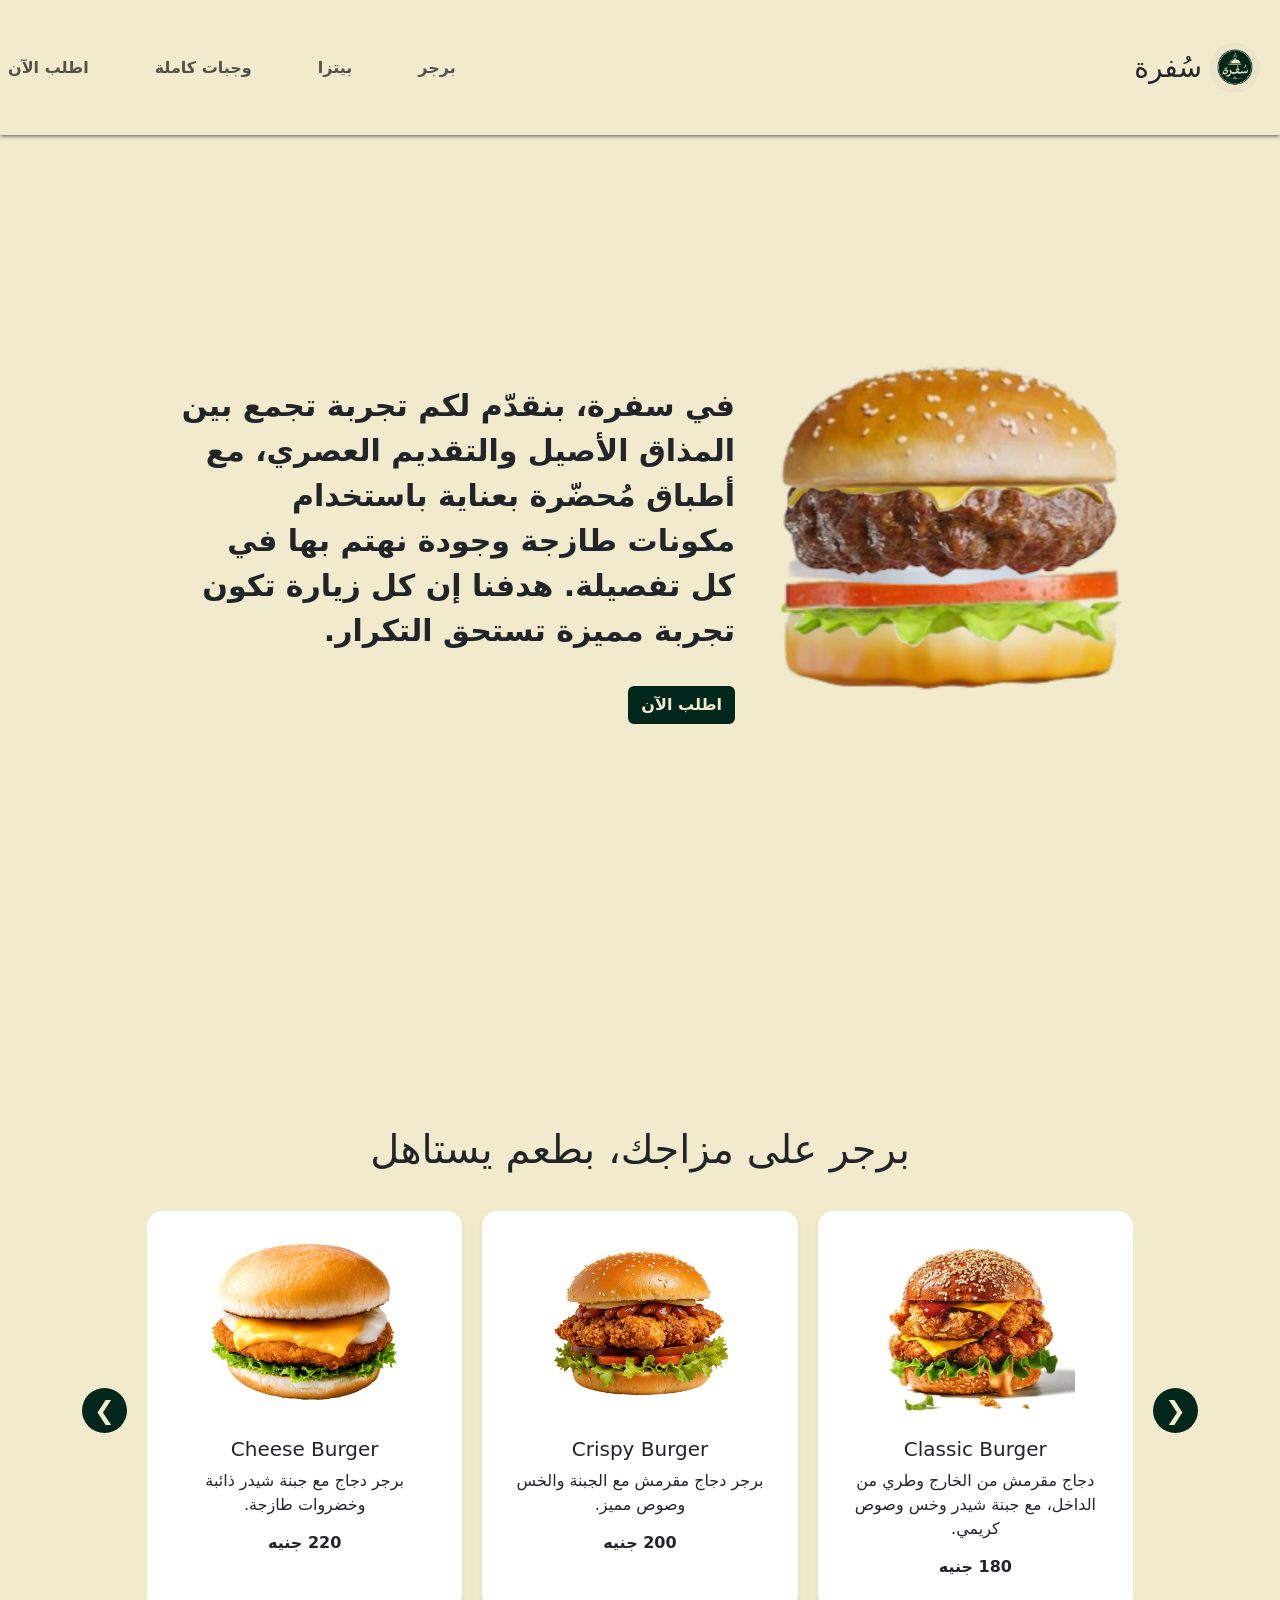
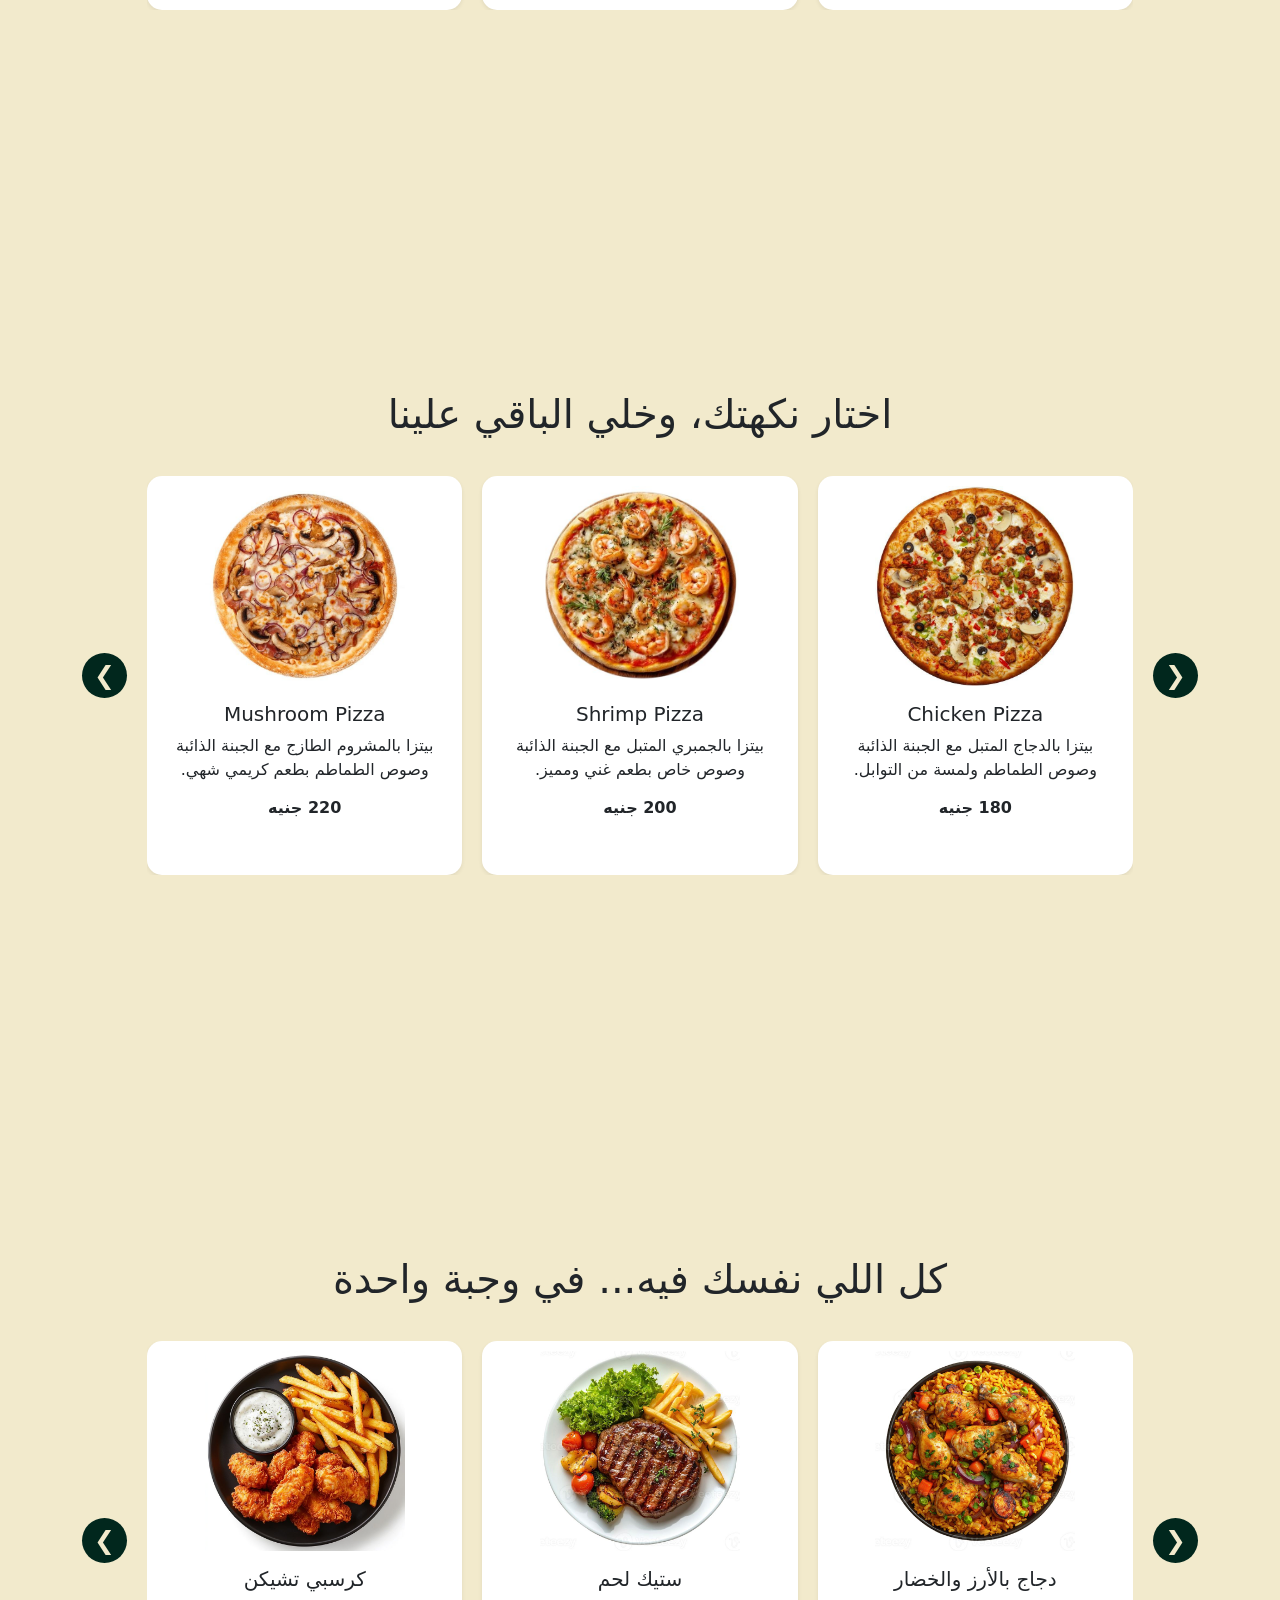
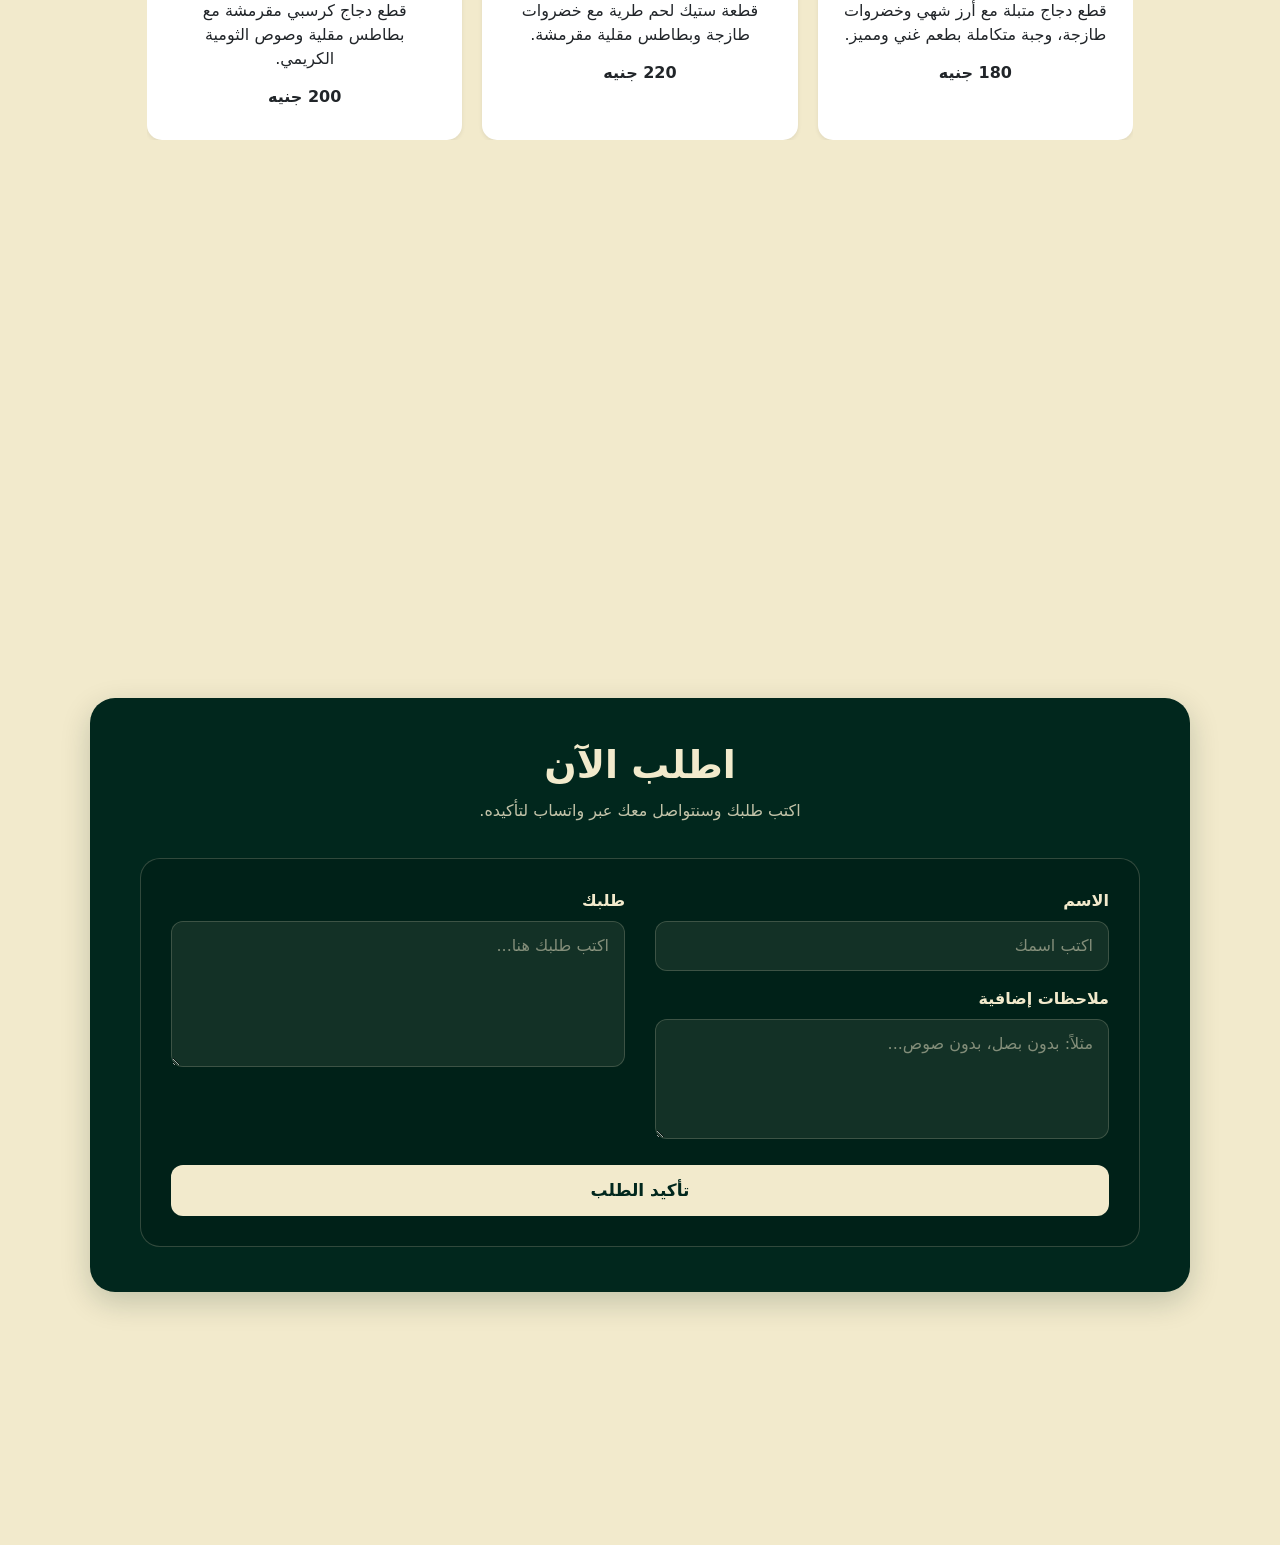
<file: index.html>
<!doctype html>
<html lang="ar" dir="rtl">
  <head>
    <meta charset="UTF-8" />
    <meta name="viewport" content="width=device-width, initial-scale=1.0" />
    <title>سُفرة</title>

    <link
      href="https://cdn.jsdelivr.net/npm/bootstrap@5.3.3/dist/css/bootstrap.min.css"
      rel="stylesheet"
    />
    <link rel="stylesheet" href="main.css" />
  </head>
  <body>
    <nav class="navbar navbar-expand-lg ">
      <div class="d-flex justify-content-between w-100">
        <!-- Logo + Brand -->
        <div class="tnavbar-brand d-flex align-items-center gap-2">
          <img src="logo.png" alt="logo" class="logo" />
          <h3 class="mb-0">سُفرة</h3>
        </div>

        <!-- Hamburger Button -->
        <button
          class="navbar-toggler"
          type="button"
          data-bs-toggle="collapse"
          data-bs-target="#navbarNav"
          aria-controls="navbarNav"
          aria-expanded="false"
          aria-label="فتح القائمة"
        >
          <span class="navbar-toggler-icon"></span>
        </button>

        <!-- Navigation Links -->
        <div class="collapse navbar-collapse" id="navbarNav">
          <ul class="navbar-nav">
            <li class="nav-item">
              <a class="nav-link" href="#burger"> برجر </a>
            </li>

            <li class="nav-item">
              <a class="nav-link" href="#pizza"> بيتزا </a>
            </li>

            <li class="nav-item">
              <a class="nav-link" href="#meals"> وجبات كاملة </a>
            </li>

            <li class="nav-item">
              <a class="nav-link order-link" href="#order"> اطلب الآن </a>
            </li>

  
          </ul>
        </div>
      </div>
    </nav>
    <main>
      <div class="burger">
        <img src="hero/layer1.png" class="layer layer1" />
        <img src="hero/layer2.png" class="layer layer2" />
        <img src="hero/layer3.png" class="layer layer3" />
        <img src="hero/layer4.png" class="layer layer4" />
        <img src="hero/layer5.png" class="layer layer5" />
        <img src="hero/layer6.png" class="layer layer6" />
        <img src="hero/layer7.png" class="layer layer7" />
      </div>
      <div class="about">
        في سفرة، بنقدّم لكم تجربة تجمع بين المذاق الأصيل والتقديم العصري، مع
        أطباق مُحضّرة بعناية باستخدام مكونات طازجة وجودة نهتم بها في كل تفصيلة.
        هدفنا إن كل زيارة تكون تجربة مميزة تستحق التكرار.
        <div class="footer">
        
          <button class="btn btn1">اطلب الآن</button>
        </div>
      </div>
    </main>

    <section id="burger">
      <h1 class="section-title text-center">برجر على مزاجك، بطعم يستاهل</h1>

      <div class="products-carousel container">
        <button class="carousel-btn prev">&#10094;</button>

        <div class="products-window">
          <div class="products-track">
            <!-- Card 1 -->
            <div class="product-card">
              <div class="card border-0 shadow-sm h-100">
                <img
                  src="burger/Big double cheddar cheeseburger with chicken cutlet_ _ Premium Photo.jpg"
                  class="card-img-top"
                  alt="Classic Burger"
                />

                <div class="card-body text-center">
                  <h5 class="card-title">Classic Burger</h5>

                  <p class="card-text">
                    دجاج مقرمش من الخارج وطري من الداخل، مع جبنة شيدر وخس وصوص
                    كريمي.
                  </p>

                  <h6 class="fw-bold">180 جنيه</h6>
                </div>
              </div>
            </div>

            <!-- Card 2 -->
            <div class="product-card">
              <div class="card border-0 shadow-sm h-100">
                <img
                  src="burger/Crispy Chicken Burger With French Fries, Chicken Burger, Burger, Freanch Fries PNG Transparent Image and Clipart for Free Download.jpg"
                  class="card-img-top"
                  alt="Crispy Burger"
                />

                <div class="card-body text-center">
                  <h5 class="card-title">Crispy Burger</h5>

                  <p class="card-text">
                    برجر دجاج مقرمش مع الجبنة والخس وصوص مميز.
                  </p>

                  <h6 class="fw-bold">200 جنيه</h6>
                </div>
              </div>
            </div>

            <!-- Card 3 -->
            <div class="product-card">
              <div class="card border-0 shadow-sm h-100">
                <img
                  src="burger/Download Freshly Made Chicken Sandwich with Cheese and Lettuce Soft Bun for free.jpg"
                  class="card-img-top"
                  alt="Cheese Burger"
                />

                <div class="card-body text-center">
                  <h5 class="card-title">Cheese Burger</h5>

                  <p class="card-text">
                    برجر دجاج مع جبنة شيدر ذائبة وخضروات طازجة.
                  </p>

                  <h6 class="fw-bold">220 جنيه</h6>
                </div>
              </div>
            </div>

            <!-- Card 4 -->
            <div class="product-card">
              <div class="card border-0 shadow-sm h-100">
                <img
                  src="burger/download (22).jpg"
                  class="card-img-top"
                  alt="Double Burger"
                />

                <div class="card-body text-center">
                  <h5 class="card-title">Double Burger</h5>

                  <p class="card-text">
                    قطعتان من اللحم المشوي مع طبقات من الجبنة والخس والبصل
                    وصوصنا المميز.
                  </p>

                  <h6 class="fw-bold">250 جنيه</h6>
                </div>
              </div>
            </div>

            <!-- Card 5 -->
            <div class="product-card">
              <div class="card border-0 shadow-sm h-100">
                <img
                  src="burger/download (23).jpg"
                  class="card-img-top"
                  alt="Double Burger"
                />

                <div class="card-body text-center">
                  <h5 class="card-title">Double Burger</h5>

                  <p class="card-text">
                    برجر دبل مع الجبنة والخضروات وصوص خاص.
                  </p>

                  <h6 class="fw-bold">250 جنيه</h6>
                </div>
              </div>
            </div>

            <!-- Card 6 -->
            <div class="product-card">
              <div class="card border-0 shadow-sm h-100">
                <img
                  src="burger/download (24).jpg"
                  class="card-img-top"
                  alt="Double Burger"
                />

                <div class="card-body text-center">
                  <h5 class="card-title">Double Burger</h5>

                  <p class="card-text">
                    برجر دبل مع الجبنة والخضروات وصوص خاص.
                  </p>

                  <h6 class="fw-bold">250 جنيه</h6>
                </div>
              </div>
            </div>

            <!-- Card7 -->
            <div class="product-card">
              <div class="card border-0 shadow-sm h-100">
                <img
                  src="burger/برجر زنجر.jpg"
                  class="card-img-top"
                  alt="Double Burger"
                />

                <div class="card-body text-center">
                  <h5 class="card-title">Double Burger</h5>

                  <p class="card-text">
                    برجر دبل مع الجبنة والخضروات وصوص خاص.
                  </p>

                  <h6 class="fw-bold">250 جنيه</h6>
                </div>
              </div>
            </div>
          </div>
        </div>

        <button class="carousel-btn next">&#10095;</button>
      </div>
    </section>

    <section id="pizza">
      <h1 class="section-title text-center">اختار نكهتك، وخلي الباقي علينا</h1>

      <div class="products-carousel container">
        <button class="carousel-btn prev">&#10094;</button>

        <div class="products-window">
          <div class="products-track">
            <!-- Card 1 - Chicken Pizza -->
            <div class="product-card">
              <div class="card border-0 shadow-sm h-100">
                <img
                  src="pizza/download (22).jpg"
                  class="card-img-top"
                  alt="Chicken Pizza"
                />

                <div class="card-body text-center">
                  <h5 class="card-title">Chicken Pizza</h5>

                  <p class="card-text">
                    بيتزا بالدجاج المتبل مع الجبنة الذائبة وصوص الطماطم ولمسة من
                    التوابل.
                  </p>

                  <h6 class="fw-bold">180 جنيه</h6>
                </div>
              </div>
            </div>

            <!-- Card 2 - Shrimp Pizza -->
            <div class="product-card">
              <div class="card border-0 shadow-sm h-100">
                <img
                  src="pizza/download (23).jpg"
                  class="card-img-top"
                  alt="Shrimp Pizza"
                />

                <div class="card-body text-center">
                  <h5 class="card-title">Shrimp Pizza</h5>

                  <p class="card-text">
                    بيتزا بالجمبري المتبل مع الجبنة الذائبة وصوص خاص بطعم غني
                    ومميز.
                  </p>

                  <h6 class="fw-bold">200 جنيه</h6>
                </div>
              </div>
            </div>

            <!-- Card 3 - Mushroom Pizza -->
            <div class="product-card">
              <div class="card border-0 shadow-sm h-100">
                <img
                  src="pizza/download (24).jpg"
                  class="card-img-top"
                  alt="Mushroom Pizza"
                />

                <div class="card-body text-center">
                  <h5 class="card-title">Mushroom Pizza</h5>

                  <p class="card-text">
                    بيتزا بالمشروم الطازج مع الجبنة الذائبة وصوص الطماطم بطعم
                    كريمي شهي.
                  </p>

                  <h6 class="fw-bold">220 جنيه</h6>
                </div>
              </div>
            </div>

            <!-- Card 4 - Vegetable Pizza -->
            <div class="product-card">
              <div class="card border-0 shadow-sm h-100">
                <img
                  src="pizza/Download Isolated Regina style pizza on transparent background for free.jpg"
                  class="card-img-top"
                  alt="Vegetable Pizza"
                />

                <div class="card-body text-center">
                  <h5 class="card-title">Vegetable Pizza</h5>

                  <p class="card-text">
                    بيتزا بالخضروات الطازجة مع الفلفل والبصل والزيتون والجبنة
                    الذائبة.
                  </p>

                  <h6 class="fw-bold">250 جنيه</h6>
                </div>
              </div>
            </div>

            <!-- Card 5 - Mixed Vegetable Pizza -->
            <div class="product-card">
              <div class="card border-0 shadow-sm h-100">
                <img
                  src="pizza/Download Transparent Background Isolated Pizza for free.jpg"
                  class="card-img-top"
                  alt="Mixed Vegetable Pizza"
                />

                <div class="card-body text-center">
                  <h5 class="card-title">Garden Pizza</h5>

                  <p class="card-text">
                    مزيج من الخضروات الطازجة والجبنة مع صوص الطماطم على عجينة
                    هشة ولذيذة.
                  </p>

                  <h6 class="fw-bold">250 جنيه</h6>
                </div>
              </div>
            </div>

            <!-- Card 6 - Cheese Pizza -->
            <div class="product-card">
              <div class="card border-0 shadow-sm h-100">
                <img
                  src="pizza/Margarita Pizza (Plain).jpg"
                  class="card-img-top"
                  alt="Cheese Pizza"
                />

                <div class="card-body text-center">
                  <h5 class="card-title">Cheese Pizza</h5>

                  <p class="card-text">
                    بيتزا بالجبنة الذائبة وصوص الطماطم، بطعم بسيط وكريمي لعشاق
                    الجبن.
                  </p>

                  <h6 class="fw-bold">250 جنيه</h6>
                </div>
              </div>
            </div>

            <!-- Card 7 - Pepperoni Pizza -->
            <div class="product-card">
              <div class="card border-0 shadow-sm h-100">
                <img
                  src="pizza/Pepperoni pizza on a white background, top view, for menu royalty free stock photo.jpg"
                  class="card-img-top"
                  alt="Pepperoni Pizza"
                />

                <div class="card-body text-center">
                  <h5 class="card-title">Pepperoni Pizza</h5>

                  <p class="card-text">
                    بيتزا بالببروني مع الجبنة الذائبة وصوص الطماطم، بطعم غني
                    ومميز.
                  </p>

                  <h6 class="fw-bold">250 جنيه</h6>
                </div>
              </div>
            </div>
          </div>
        </div>

        <button class="carousel-btn next">&#10095;</button>
      </div>
    </section>

    <section id="meals">
      <h1 class="section-title text-center">
        كل اللي نفسك فيه... في وجبة واحدة
      </h1>

      <div class="products-carousel container">
        <button class="carousel-btn prev">&#10094;</button>

        <div class="products-window">
          <div class="products-track">
            <!-- Card 1 - Chicken & Rice -->
            <div class="product-card">
              <div class="card border-0 shadow-sm h-100">
                <img
                  src="wholeDishs/Delicious arroz con pollo served on a black plate with vibrant colors and textures.jpg"
                  class="card-img-top"
                  alt="Chicken with Rice"
                />

                <div class="card-body text-center">
                  <h5 class="card-title">دجاج بالأرز والخضار</h5>

                  <p class="card-text">
                    قطع دجاج متبلة مع أرز شهي وخضروات طازجة، وجبة متكاملة بطعم
                    غني ومميز.
                  </p>

                  <h6 class="fw-bold">180 جنيه</h6>
                </div>
              </div>
            </div>

            <!-- Card 2 - Steak -->
            <div class="product-card">
              <div class="card border-0 shadow-sm h-100">
                <img
                  src="wholeDishs/download (22).jpg"
                  class="card-img-top"
                  alt="Beef Steak"
                />

                <div class="card-body text-center">
                  <h5 class="card-title">ستيك لحم</h5>

                  <p class="card-text">
                    قطعة ستيك لحم طرية مع خضروات طازجة وبطاطس مقلية مقرمشة.
                  </p>

                  <h6 class="fw-bold">220 جنيه</h6>
                </div>
              </div>
            </div>

            <!-- Card 3 - Crispy Chicken -->
            <div class="product-card">
              <div class="card border-0 shadow-sm h-100">
                <img
                  src="wholeDishs/download (23).jpg"
                  class="card-img-top"
                  alt="Crispy Chicken"
                />

                <div class="card-body text-center">
                  <h5 class="card-title">كرسبي تشيكن</h5>

                  <p class="card-text">
                    قطع دجاج كرسبي مقرمشة مع بطاطس مقلية وصوص الثومية الكريمي.
                  </p>

                  <h6 class="fw-bold">200 جنيه</h6>
                </div>
              </div>
            </div>

            <!-- Card 4 - Beef in Sauce -->
            <div class="product-card">
              <div class="card border-0 shadow-sm h-100">
                <img
                  src="wholeDishs/download (24).jpg"
                  class="card-img-top"
                  alt="Beef with Sauce"
                />

                <div class="card-body text-center">
                  <h5 class="card-title">لحم بالصوص</h5>

                  <p class="card-text">
                    قطع لحم طرية مطهية في صوص غني، بطعم مميز يناسب عشاق اللحوم.
                  </p>

                  <h6 class="fw-bold">230 جنيه</h6>
                </div>
              </div>
            </div>

            <!-- Card 5 - Chicken Breast -->
            <div class="product-card">
              <div class="card border-0 shadow-sm h-100">
                <img
                  src="wholeDishs/Download Deliciously Plated Roast Chicken with Sides of Mashed Potatoes for free.jpg"
                  class="card-img-top"
                  alt="Chicken Breast"
                />

                <div class="card-body text-center">
                  <h5 class="card-title">صدور دجاج بالصوص</h5>

                  <p class="card-text">
                    صدور دجاج طرية مع صوصات مميزة وبطاطس شهية لوجبة متكاملة.
                  </p>

                  <h6 class="fw-bold">220 جنيه</h6>
                </div>
              </div>
            </div>

            <!-- Card 6 - Beef with Salad -->
            <div class="product-card">
              <div class="card border-0 shadow-sm h-100">
                <img
                  src="wholeDishs/saftig Asado gegrillt Fleisch serviert auf ein Teller mit frisch Seiten und Salsa.jpg"
                  class="card-img-top"
                  alt="Grilled Beef"
                />

                <div class="card-body text-center">
                  <h5 class="card-title">لحم مشوي</h5>

                  <p class="card-text">
                    قطعة لحم مشوية مع سلطة طازجة وخضروات وصوصات تضيف لمسة مميزة
                    للوجبة.
                  </p>

                  <h6 class="fw-bold">250 جنيه</h6>
                </div>
              </div>
            </div>

            <!-- Card 7 - Chicken Skewers -->
            <div class="product-card">
              <div class="card border-0 shadow-sm h-100">
                <img
                  src="wholeDishs/usA tiky.jpg"
                  class="card-img-top"
                  alt="Chicken Skewers"
                />

                <div class="card-body text-center">
                  <h5 class="card-title">شيش طاووق</h5>

                  <p class="card-text">
                    قطع دجاج متبلة ومشوية مع الخضروات والطماطم، بطعم شهي ومميز.
                  </p>

                  <h6 class="fw-bold">230 جنيه</h6>
                </div>
              </div>
            </div>
          </div>
        </div>

        <button class="carousel-btn next">&#10095;</button>
      </div>
    </section>

    <section id="order">
      <div class=" orderContainer">
        <h2>اطلب الآن</h2>
        <p>اكتب طلبك وسنتواصل معك عبر واتساب لتأكيده.</p>

        <form id="order-form">
          <div class="mb-3">
            <label for="customerName" class="form-label"> الاسم </label>

            <input
              type="text"
              id="customerName"
              class="form-control"
              placeholder="اكتب اسمك"
              required
            />
          </div>

          <!-- Order -->
          <div class="mb-3">
            <label for="customerOrder" class="form-label"> طلبك </label>

            <textarea
              id="customerOrder"
              class="form-control"
              rows="5"
              placeholder="اكتب طلبك هنا..."
              required
            ></textarea>
          </div>

          <!-- Notes -->
          <div class="mb-3">
            <label for="orderNotes" class="form-label"> ملاحظات إضافية </label>

            <textarea
              id="orderNotes"
              class="form-control"
              rows="3"
              placeholder="مثلاً: بدون بصل، بدون صوص..."
            ></textarea>
          </div>

          <!-- Submit -->
          <button type="submit" class="btn btnform">تأكيد الطلب</button>
        </form>
      </div>
    </section>

    <script src="https://cdn.jsdelivr.net/npm/bootstrap@5.3.3/dist/js/bootstrap.bundle.min.js"></script>

    <script src="main.js"></script>
  </body>
</html>
</file>
<file: main.css>
*{
    padding: 0;
    margin: 0;
    box-sizing: border-box;
}
:root{
    --main-color:#01271d;
    --sec-color:#f2eacc;
}
body{
    position: relative;   
  
    width: 100%;
    min-height: 100vh;
    background-color: #f2eacc;
    margin: 0;
    padding: 0;
    overflow-x: hidden;
}

.navbar{
    
    position: sticky;
    top: 0;
    
    width: 100%;
    z-index: 10000;
    background-color: #f2eacc;
    box-shadow: 0 0 5px var(--main-color);
    height: 15vh;
}

.logo{
    width: 50px;
    border-radius: 50%;
}


.navbar-collapse {
    flex-grow: 0;
   
}

.tnavbar-brand {
    margin-right: 20px;
}
.navbar-toggler:hover,
.navbar-collapse li:hover{
    transition: 0.3s;
    background-color:#01271d27 ;
}
.navbar-collapse li {
    border-radius: 5px;
}

.navbar-nav{
    display: flex;
    gap:50px
}
main{
    display: grid;
    height: 85vh;
    grid-template-columns: auto auto;
    align-items: center;
    justify-content: center;
    gap:20px;
    overflow: hidden;
    
}
.burger{
    position: relative;
    z-index: 4;
    width: 350px;
    height: 370px;
    animation: vibrate  2s infinite linear;
    animation-delay: 1.2s;
    overflow: hidden;
    z-index: 1;
}
main .about{
    position:relative;
    font-weight: bolder;
    padding: 20px;
    width: 600px;
    font-size: 30px;
}
.burger .layer{
    position: absolute;
    width: 100%;
    left: 0;
    animation-duration: 1s;
    animation-fill-mode: forwards;
}

.layer1 {
    bottom: 190px;
    transform: translateX(-10000px);
    animation-name: from-left;
    z-index: 16;
}

/* Meat */
.layer2 {
    bottom: 170px;
    transform: translateX(10000px);
    animation-name: from-right;
    animation-delay: 0.2s;
    z-index: 14;
}

/* Cheese */
.layer3 {
    bottom: 120px;
    transform: translateX(-10000px);
    animation-name: from-left;
    animation-delay: 0.4s;
    z-index: 13;
}

/* Tomato */
.layer4 {
    bottom: 100px;
    transform: translateX(10000px);
    animation-name: from-right;
    animation-delay: 0.6s;
    z-index: 12;
}

/* Lettuce */
.layer5 {
    bottom: 80px;
    transform: translateX(-10000px);
    animation-name: from-left;
    animation-delay: 0.8s;
    z-index: 11;
}

/* Top bun */
.layer6 {
    bottom: 50px;
    transform: translateX(10000px);
    animation-name: from-right;
    animation-delay: 1s;
    z-index: 10;
}
.layer7 {
    bottom: 0px;
    transform: translateX(-10000px);
    animation-name: from-right;
    animation-delay: 1.2s;
}
main .footer{
    position: absolute;
    padding: 20px;
    display: flex;
    gap:30px;
    bottom:-23%;
    right: 0%;

} 
main .footer .btn1{
    background-color: #01271d;
    color: #f2eacc;
    font-weight: bold;
}
main .footer .btn1:hover{
    background-color: #024835;
}
main .footer .btn2:hover{
    background-color: #f7ebc0;
}
main .footer .btn2{
    border: 1px solid  #01271d;
    font-weight: bold;
}

.navbar-collapse li a{
    font-weight: bold;
}


section {
    height:85vh;
    margin-bottom: 100px;
    width: 100%;
    display: flex;
    flex-direction: column;
    align-items: center;
    justify-content: center;
    gap:30px;
}

section>h1{
    margin-top: 170px;
}



.products-carousel {
    width: 100%;
    display: flex;
    align-items: center;
    gap: 20px;
}

.products-window {
    width: 100%;
    overflow: hidden;
}

.products-track {
    --visible-cards: 3;
    display: flex;
    gap: 20px;
    transition: transform 0.5s ease;
}

.product-card {
    flex: 0 0 calc((100% - 40px) / 3);
}

.product-card .card {
    width: 100%;
    height: 200px;
    padding: 10px;
    border-radius: 15px;
    justify-content: center;
    align-items: center;
    overflow: hidden;
}

.product-card img {
    width:200px;
    height: 200px;
    object-fit: cover;
}

.carousel-btn {
    flex-shrink: 0;
    width: 45px;
    height: 45px;
    border: none;
    border-radius: 50%;
    background-color: #01271d;
    color: #f2eacc;
    font-size: 25px;
    display: flex;
    align-items: center;
    justify-content: center;
    cursor: pointer;
    transition: 0.3s;
}


.carousel-btn:hover {
    background-color: #024835;
}

/* =========================
   Order Section
========================= */

#order {
    margin-top: 350px;
    min-height: 100vh;
    width: 100%;
    display: flex;
    align-items: center;
    justify-content: center;
    padding: 80px 20px;
}


/* Order Container */

.orderContainer {
    width: 100%;
    max-width: 750px;
    padding: 50px 40px;

    background-color: var(--main-color);
    color: var(--sec-color);

    border-radius: 25px;

    box-shadow: 0 10px 30px rgba(1, 39, 29, 0.2);
}


/* Title */

#order h2 {
    text-align: center;
    font-size: 38px;
    font-weight: 700;
    margin-bottom: 10px;
    color: var(--sec-color);
}


/* Description */

#order .orderContainer > p {
    text-align: center;
    margin-bottom: 35px;
    color: rgba(242, 234, 204, 0.8);
    font-size: 16px;
}


/* =========================
   Form
========================= */

#order-form {
    padding: 30px;

    border: 1px solid rgba(242, 234, 204, 0.2);
    border-radius: 20px;

    background: rgba(0, 0, 0, 0.15);
}


/* Labels */

#order-form .form-label {
    color: var(--sec-color);
    font-weight: 600;
    margin-bottom: 8px;
}


/* Inputs + Textarea */

#order-form .form-control {
    width: 100%;

    background-color: rgba(242, 234, 204, 0.08);

    border: 1px solid rgba(242, 234, 204, 0.25);

    color: var(--sec-color);

    border-radius: 12px;

    padding: 12px 15px;

    transition: 0.3s ease;
}


/* Placeholder */

#order-form .form-control::placeholder {
    color: rgba(242, 234, 204, 0.5);
}


/* Focus */

#order-form .form-control:focus {
    background-color: rgba(242, 234, 204, 0.12);

    border-color: var(--sec-color);

    box-shadow: 0 0 0 3px rgba(242, 234, 204, 0.08);

    color: var(--sec-color);
}


/* Textarea */

#order-form textarea {
    resize: vertical;
    min-height: 120px;
}


/* =========================
   Submit Button
========================= */

#order-form .btnform {
    width: 100%;

    padding: 13px;

    margin-top: 10px;

    border: none;
    border-radius: 12px;

    background-color: var(--sec-color);
    color: var(--main-color);

    font-size: 17px;
    font-weight: 700;

    transition: 0.3s ease;
}


/* Button Hover */

#order-form .btnform:hover {
    transform: translateY(-2px);

    background-color: #f7ebc0;

    color: var(--main-color);
}

/* ========================
   Order Section - Landscape
   Large Screens
========================= */

@media (min-width: 992px) {

    #order {
        min-height: 100vh;
        padding: 60px 40px;
    }

    .orderContainer {
        max-width: 1100px;
        padding: 45px 50px;
    }

    #order-form {
        display: grid;
        grid-template-columns: 1fr 1fr;
        column-gap: 30px;
        align-items: start;
    }

    /* Name */
    #order-form .mb-3:first-child {
        grid-column: 1 / 2;
    }

    /* Order */
    #order-form .mb-3:nth-child(2) {
        grid-column: 2 / 3;
        grid-row: 1 / 3;
    }

    /* Notes */
    #order-form .mb-3:nth-child(3) {
        grid-column: 1 / 2;
    }

    /* Button */
    #order-form .btnform {
        grid-column: 1 / 3;
    }

}
/* =========================
   Mobile
========================= */

@media (max-width: 576px) {

    #order {
        padding: 60px 15px;
    }

    .orderContainer {
        padding: 35px 20px;
        border-radius: 20px;
    }

    #order h2 {
        font-size: 30px;
    }

    #order-form {
        padding: 20px 15px;
    }

}
@keyframes from-left {
    to {
        transform: translateX(0);
    }
}

@keyframes from-right {
    to {
        transform: translateX(0);
    }
}
@keyframes vibrate {
    0% {
        transform: translateY(-5px);
    }

    50% {
        transform: translateY(5px);
    }

    100% {
        transform: translateY(-5px);
    }
}


@media (max-width: 991.98px) {

    .navbar-collapse {
        background-color: #f2eacc9c;
        backdrop-filter: blur(2px);
        width: 100%;
        position: absolute;
        left: 0;
        top: 15vh;
        z-index: 5;
    }
    main{
    display: flex;
    flex-direction: column;
    align-items: center;
}

.burger{
    margin-top: 0px;
    display: block;
    width: 230px;
    height:300px;
    margin-top: -50px;
}
main .about{
    font-weight: bolder;
    padding: 0 20px;
    width: 350px;
    font-size: 17px;
    
}
main .footer{
    
    bottom: -75%; 
} 
    .navbar-collapse li{
        border-radius: 5px;
        width: 100%;
    }

    .navbar-collapse {
        margin-left: 0;
        top:10vh
    }

    .navbar-nav{
        gap:0px
    }

    .navbar-collapse li:not(:last-child) {
        border-bottom: #01271d33 solid 1px;
    }

    .navbar-collapse li {
        transition: 0.3s;
        padding: 5px 20px;
    }
    .navbar{
        height: 10vh;
        width: 100%;
    }
    .navbar-collapse li:hover {
        background-color: #01271d27;
    }
    
    .navbar-toggler:hover,
    .navbar-toggler:focus,
    .navbar-toggler:active {
        border: none !important;
        outline: none !important;
        box-shadow: none !important;
    }
    .navbar-toggler{
        border: none !important;
    }
    .product-card {
    flex: 0 0 calc((100% - 40px)/2);
}
.products-track {
        --visible-cards: 2;
    }

}
@media (max-width: 767.98px) {
    .product-card {
        flex: 0 0 100%;
    }
    .products-track {
        --visible-cards: 1;
    }
}
</file>
